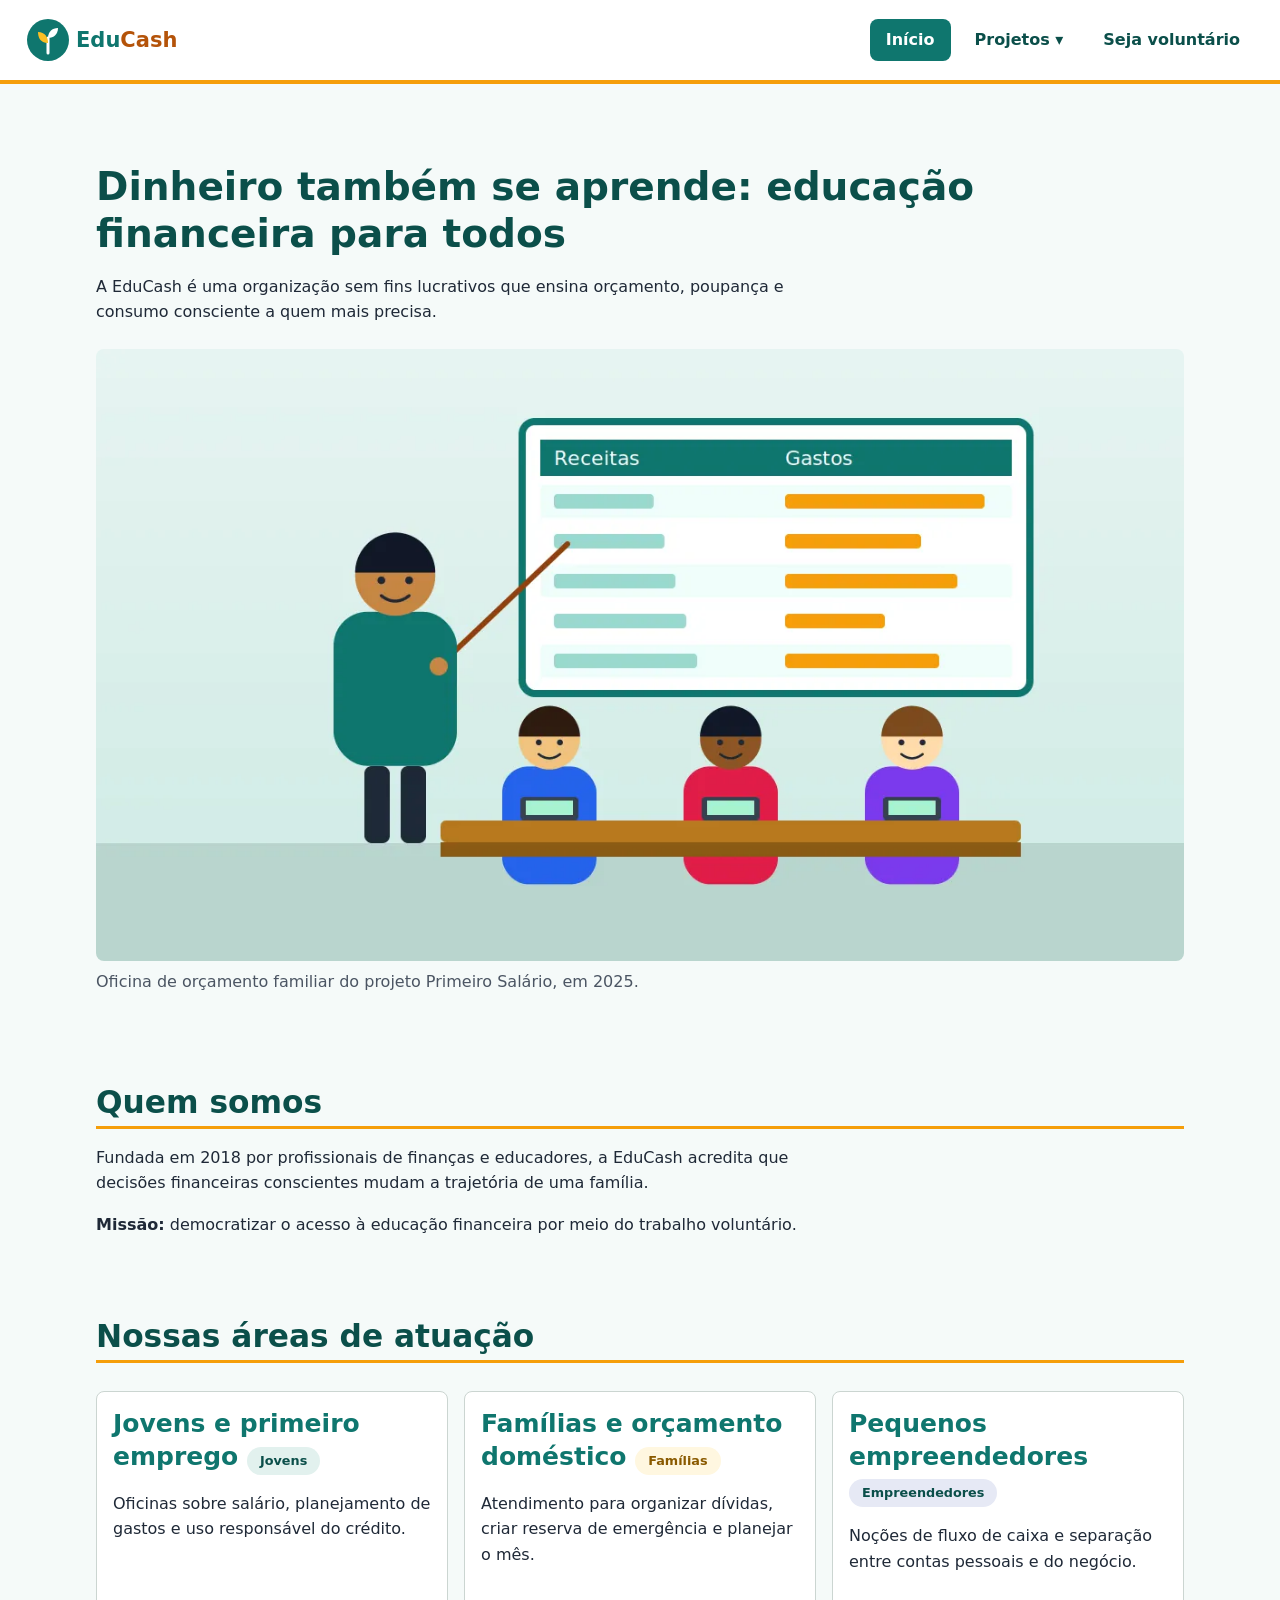
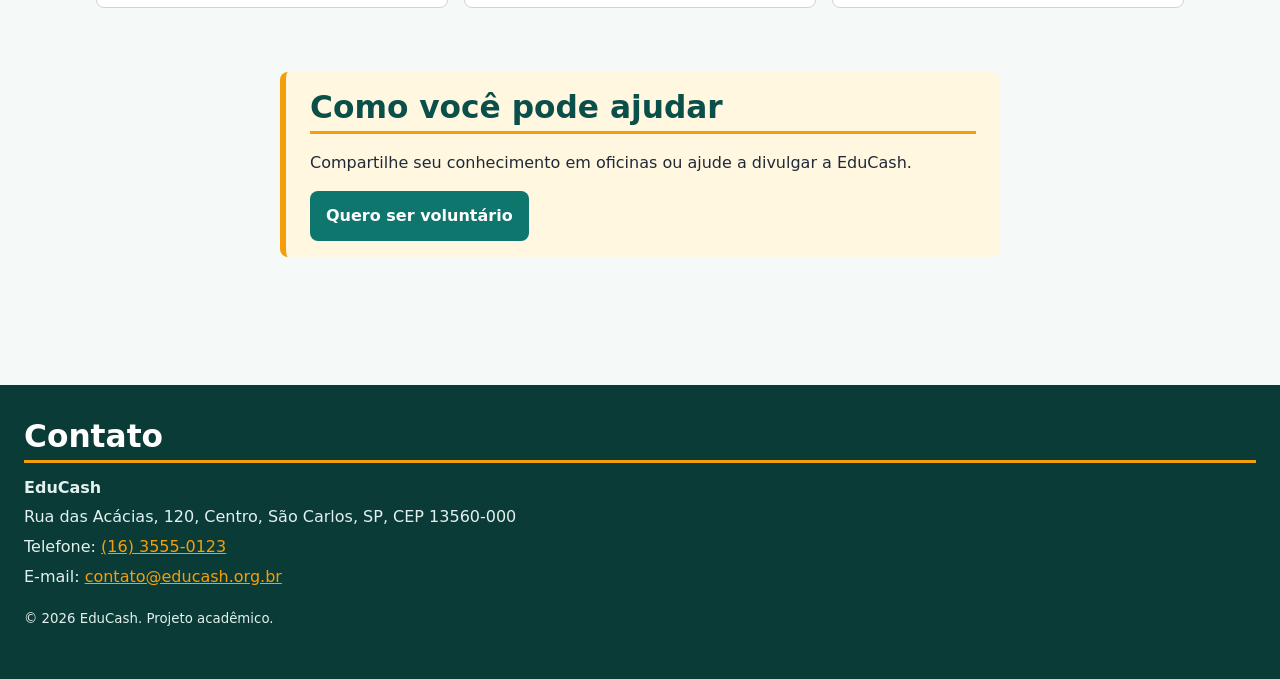
<file: index.html>
<!DOCTYPE html>
<html lang="pt-BR">
<head>
  <meta charset="UTF-8">
  <meta name="viewport" content="width=device-width, initial-scale=1.0">
  <title>EduCash | ONG de educação financeira</title>
  <meta name="description" content="A EduCash ensina educação financeira a jovens e famílias de baixa renda. Conheça a ONG e seja voluntário.">
  <link rel="stylesheet" href="css/estilo.css">
</head>
<body>

  <header>
    <a href="#/">
      <picture>
        <source srcset="imagens/logo-educash.svg" type="image/svg+xml">
        <img src="imagens/logo-educash.png" alt="EduCash, página inicial" width="160" height="48">
      </picture>
    </a>
    <nav aria-label="Navegação principal">
      <input type="checkbox" id="menu-alternador" class="visualmente-oculto">
      <label for="menu-alternador" aria-controls="menu-lista" aria-expanded="false">
        <span></span><span></span><span></span>
        <span class="visualmente-oculto">Abrir menu</span>
      </label>
      <ul id="menu-lista">
        <li><a href="#/" data-rota="/">Início</a></li>
        <li>
          <a href="#/projetos" data-rota="/projetos">Projetos</a>
          <ul>
            <li><a href="#/projetos/jovens">Jovens e primeiro emprego</a></li>
            <li><a href="#/projetos/familias">Famílias e orçamento doméstico</a></li>
            <li><a href="#/projetos/empreendedores">Pequenos empreendedores</a></li>
          </ul>
        </li>
        <li><a href="#/cadastro" data-rota="/cadastro">Seja voluntário</a></li>
      </ul>
    </nav>
  </header>

  <!-- js/app.js injeta aqui o conteúdo de html/inicio.html, html/projetos.html
       ou html/cadastro.html, conforme a rota (#/, #/projetos, #/cadastro) -->
  <main id="conteudo"></main>

  <footer>
    <h2>Contato</h2>
    <address>
      <p><strong>EduCash</strong></p>
      <p>Rua das Acácias, 120, Centro, São Carlos, SP, CEP 13560-000</p>
      <p>Telefone: <a href="tel:+551635550123">(16) 3555-0123</a></p>
      <p>E-mail: <a href="mailto:contato@educash.org.br">contato@educash.org.br</a></p>
    </address>
    <p><small>&copy; 2026 EduCash. Projeto acadêmico.</small></p>
  </footer>

  <script src="js/mascaras.js" defer></script>
  <script type="module" src="js/templates.js"></script>
  <script type="module" src="js/feedback.js"></script>
  <script type="module" src="js/app.js"></script>
</body>
</html>
</file>
<file: css/estilo.css>
/* css/estilo.css
   Estilos da EduCash usando apenas seletores de elemento e de atributo,
   já que o HTML foi escrito sem class nem id.

   Estrutura do arquivo:
   1. Design System (variáveis em :root)
   2. Base
   3. Componentes
   4. Grid de 12 colunas e breakpoints (@media)
*/

/* ==========================================================
   1. DESIGN SYSTEM
   ========================================================== */
:root {
  /* Cores – primárias */
  --cor-primaria: #0f766e;
  --cor-primaria-escura: #0b4f4a;
  --cor-primaria-clara: #e2f1ee;

  /* Cores – secundárias */
  --cor-destaque: #f59e0b;
  --cor-destaque-clara: #fff7e0;

  /* Cores – neutras */
  --cor-texto: #1f2937;
  --cor-texto-suave: #4b5563;
  --cor-fundo: #f5faf9;
  --cor-superficie: #ffffff;
  --cor-borda: #cbd5d1;
  --cor-controle: #64748b;
  --cor-rodape: #0b3b37;

  /* Cores – estado */
  --cor-erro: #b91c1c;
  --cor-erro-fundo: #fef2f2;
  --cor-foco: #1d4ed8;

  /* Tipografia – escala modular de razão 1,25 sobre base de 1rem */
  --fonte-base: system-ui, -apple-system, "Segoe UI", Roboto, Arial, sans-serif;
  --texto-1: 1rem;      /* 16px – corpo, legendas, campos, botões */
  --texto-2: 1.25rem;   /* 20px – h4 */
  --texto-3: 1.563rem;  /* 25px – h3 */
  --texto-4: 1.953rem;  /* 31px – h2 */
  --texto-5: 2.441rem;  /* 39px – h1 (limite do clamp) */

  /* Espaçamento – múltiplos de 4px */
  --espaco-1: 0.25rem;  /*  4px */
  --espaco-2: 0.5rem;   /*  8px */
  --espaco-3: 0.75rem;  /* 12px */
  --espaco-4: 1rem;     /* 16px */
  --espaco-6: 1.5rem;   /* 24px */
  --espaco-8: 2rem;     /* 32px */
  --espaco-12: 3rem;    /* 48px */

  /* Outros */
  --raio: 0.5rem;
  --calha: var(--espaco-4);  /* espaço entre colunas do grid */
  --largura-submenu: 14rem;
}

/* ==========================================================
   2. BASE
   ========================================================== */
*, *::before, *::after { box-sizing: border-box; }

/* Garante que [hidden] sempre esconda o elemento, mesmo quando outra regra
   (como a dos alertas/toast) também define "display" para o mesmo seletor. */
[hidden] { display: none !important; }

body {
  margin: 0;
  font-family: var(--fonte-base);
  font-size: var(--texto-1);
  line-height: 1.6;
  color: var(--cor-texto);
  background: var(--cor-fundo);
}

/* Imagens fluidas */
picture, img { display: block; max-width: 100%; height: auto; }
img { border-radius: var(--raio); }
header img { border-radius: 0; }

/* Links e foco visível */
a { color: var(--cor-primaria-escura); }
a:hover { text-decoration-thickness: 2px; }
a:focus-visible, button:focus-visible, input:focus-visible,
select:focus-visible, textarea:focus-visible {
  outline: 3px solid var(--cor-foco);
  outline-offset: 2px;
}

/* Títulos */
h1 { margin: 0 0 var(--espaco-4); font-size: clamp(1.75rem, 4vw, var(--texto-5)); line-height: 1.2; color: var(--cor-primaria-escura); }
h2 { margin: 0 0 var(--espaco-3); padding-bottom: var(--espaco-1); font-size: var(--texto-4); line-height: 1.25; color: var(--cor-primaria-escura); border-bottom: 3px solid var(--cor-destaque); }
h3 { margin: var(--espaco-6) 0 var(--espaco-2); font-size: var(--texto-3); line-height: 1.3; color: var(--cor-primaria); }
h4 { margin: var(--espaco-4) 0 var(--espaco-1); font-size: var(--texto-2); line-height: 1.35; }

/* Limita a largura das linhas de texto para leitura confortável */
main p { max-width: 75ch; }

figure { margin: var(--espaco-6) 0; }
figcaption { margin-top: var(--espaco-2); font-size: var(--texto-1); color: var(--cor-texto-suave); }

/* ==========================================================
   3. COMPONENTES
   ========================================================== */

/* Cabeçalho e navegação */
header {
  display: flex;
  flex-wrap: wrap;
  align-items: center;
  justify-content: space-between;
  gap: var(--espaco-4);
  padding: var(--espaco-4) var(--espaco-6);
  background: var(--cor-superficie);
  border-bottom: 4px solid var(--cor-destaque);
}
header > a { display: block; }

/* Utilitário: esconde visualmente mas mantém acessível a leitores de tela */
.visualmente-oculto {
  position: absolute;
  width: 1px; height: 1px;
  margin: -1px; padding: 0; border: 0;
  overflow: hidden;
  clip-path: inset(50%);
  white-space: nowrap;
}

/* Botão hambúrguer: um <label> estilizado como ícone, ligado ao checkbox oculto */
nav { position: relative; }
nav input[type="checkbox"] { position: absolute; opacity: 0; pointer-events: none; }
nav label[for] {
  display: flex;
  flex-direction: column;
  justify-content: center;
  gap: 5px;
  width: 2.5rem; height: 2.5rem;
  padding: var(--espaco-2);
  cursor: pointer;
  border-radius: var(--raio);
}
nav label[for]:hover { background: var(--cor-primaria-clara); }
nav label[for]::before, nav label[for]::after, nav label[for] span {
  content: "";
  display: block;
  height: 2px;
  background: var(--cor-primaria-escura);
  border-radius: 2px;
}

/* Lista principal: escondida em telas estreitas até o checkbox ser marcado */
nav ul {
  display: none;
  flex-direction: column;
  gap: var(--espaco-1);
  margin: 0;
  padding: var(--espaco-2) 0;
  list-style: none;
}
nav input[type="checkbox"]:checked ~ ul { display: flex; }

nav a {
  display: block;
  padding: var(--espaco-2) var(--espaco-4);
  border-radius: var(--raio);
  font-weight: 600;
  text-decoration: none;
}
nav a:hover { background: var(--cor-primaria-clara); }
nav a[aria-current="page"] { background: var(--cor-primaria); color: var(--cor-superficie); }

/* Submenu (dropdown): fica dentro do <li> que tem um segundo <ul>, sempre escondido por padrão */
nav li:has(> ul) > a::after { content: " ▾"; }
nav li > ul {
  display: none;
  list-style: none;
  margin: 0;
  padding-left: var(--espaco-4);
}
/* No celular, o submenu já aberto acompanha o menu principal (sem segundo toque) */
nav input[type="checkbox"]:checked ~ ul li > ul { display: block; }

/* A partir de 768px: menu horizontal sempre visível, botão hambúrguer escondido */
@media (min-width: 48rem) {
  nav label[for] { display: none; }
  nav ul {
    display: flex;
    flex-direction: row;
    flex-wrap: wrap;
    gap: var(--espaco-2);
    padding: 0;
  }
  nav li { position: relative; }
  /* Dropdown por hover/foco em vez do checkbox */
  nav li > ul {
    position: absolute;
    top: 100%; left: 0;
    z-index: 1;
    flex-direction: column;
    width: var(--largura-submenu);
    padding: var(--espaco-2) 0;
    background: var(--cor-superficie);
    border: 1px solid var(--cor-borda);
    border-radius: var(--raio);
    box-shadow: 0 4px 10px rgb(0 0 0 / 10%);
  }
  nav li:hover > ul, nav li:focus-within > ul { display: block; }
}

/* Cartões (áreas de atuação e projetos) */
article {
  padding: var(--espaco-4);
  background: var(--cor-superficie);
  border: 1px solid var(--cor-borda);
  border-radius: var(--raio);
}
article h3 { margin-top: 0; }

/* Chamada para ação */
aside {
  padding: var(--espaco-4) var(--espaco-6);
  background: var(--cor-destaque-clara);
  border-left: 6px solid var(--cor-destaque);
  border-radius: var(--raio);
}
aside > a {
  display: inline-block;
  padding: var(--espaco-3) var(--espaco-4);
  background: var(--cor-primaria);
  color: var(--cor-superficie);
  font-weight: 700;
  text-decoration: none;
  border-radius: var(--raio);
}
aside > a:hover { background: var(--cor-primaria-escura); }

/* Listas */
dt { margin-top: var(--espaco-4); font-weight: 700; }
dd { margin: 0 0 0 var(--espaco-4); }
ol, ul { padding-left: var(--espaco-6); }

/* Tabela */
table { width: 100%; border-collapse: collapse; background: var(--cor-superficie); }
caption { padding: var(--espaco-2) 0; text-align: left; font-weight: 600; }
th, td { padding: var(--espaco-3); text-align: left; border: 1px solid var(--cor-borda); }
thead th { background: var(--cor-primaria); color: var(--cor-superficie); }
tbody th { background: var(--cor-primaria-clara); }

/* Formulário */
form {
  padding: var(--espaco-6);
  background: var(--cor-superficie);
  border: 1px solid var(--cor-borda);
  border-radius: var(--raio);
}
fieldset { margin: 0 0 var(--espaco-6); padding: var(--espaco-4); border: 1px solid var(--cor-borda); border-radius: var(--raio); }
fieldset fieldset { margin: var(--espaco-4) 0; background: var(--cor-fundo); }
legend { padding: 0 var(--espaco-2); font-weight: 700; color: var(--cor-primaria-escura); }

form p { margin: 0 0 var(--espaco-4); }
form label { display: block; font-weight: 600; }

input:not([type="radio"]):not([type="checkbox"]), select, textarea {
  display: block;
  width: 100%;
  margin-top: var(--espaco-2);
  padding: var(--espaco-3);
  font: inherit;
  font-weight: 400;
  color: var(--cor-texto);
  background: var(--cor-superficie);
  border: 2px solid var(--cor-controle);
  border-radius: var(--raio);
  transition: border-color 0.15s ease, box-shadow 0.15s ease;
}
textarea { resize: vertical; }

label:has(> input[type="radio"]), label:has(> input[type="checkbox"]) {
  display: flex;
  align-items: center;
  gap: var(--espaco-3);
  font-weight: 400;
}
input[type="radio"], input[type="checkbox"] { width: 1.2rem; height: 1.2rem; accent-color: var(--cor-primaria); }

/* Feedback de validação: só aparece depois que a pessoa interage com o campo */
input:user-invalid, select:user-invalid, textarea:user-invalid {
  border-color: var(--cor-erro);
  background: var(--cor-erro-fundo);
  box-shadow: 0 0 0 3px rgb(185 28 28 / 15%);
}
input:user-valid:not([type="radio"]):not([type="checkbox"]), select:user-valid {
  border-color: var(--cor-primaria);
  box-shadow: 0 0 0 3px rgb(15 118 110 / 12%);
}

input:disabled, select:disabled, textarea:disabled {
  cursor: not-allowed;
  opacity: 0.6;
  background: var(--cor-fundo);
}

/* Mensagens de erro injetadas por js/feedback.js junto a cada campo inválido */
[data-erro-campo] {
  display: block;
  margin-top: var(--espaco-1);
  font-size: 0.85rem;
  font-weight: 600;
  color: var(--cor-erro);
}

button {
  padding: var(--espaco-3) var(--espaco-6);
  font: inherit;
  font-weight: 700;
  border: 2px solid var(--cor-primaria);
  border-radius: var(--raio);
  cursor: pointer;
  transition: background-color 0.15s ease, box-shadow 0.15s ease, transform 0.1s ease;
}
button[type="submit"] { color: var(--cor-superficie); background: var(--cor-primaria); }
button[type="submit"]:hover { background: var(--cor-primaria-escura); }
button[type="submit"]:active { background: var(--cor-primaria-escura); box-shadow: inset 0 2px 4px rgb(0 0 0 / 25%); transform: translateY(1px); }
button[type="reset"] { color: var(--cor-primaria-escura); background: var(--cor-superficie); }
button[type="reset"]:hover { background: var(--cor-primaria-clara); }
button[type="reset"]:active { background: var(--cor-primaria-clara); box-shadow: inset 0 2px 4px rgb(0 0 0 / 12%); transform: translateY(1px); }
button:disabled {
  cursor: not-allowed;
  opacity: 0.55;
  box-shadow: none;
  transform: none;
  border-color: var(--cor-borda);
  background: var(--cor-fundo);
  color: var(--cor-texto-suave);
}

/* Rodapé */
footer { margin-top: var(--espaco-12); padding: var(--espaco-8) var(--espaco-6); color: var(--cor-primaria-clara); background: var(--cor-rodape); }
footer h2 { color: var(--cor-superficie); border-bottom-color: var(--cor-destaque); }
footer a { color: var(--cor-destaque); }
address { font-style: normal; }
address p { margin: var(--espaco-1) 0; }

/* ==========================================================
   3.1 COMPONENTES DE FEEDBACK (badges, alertas, modal, toast)
   Usam apenas seletores de elemento/atributo, sem class nem id,
   para manter coerência com o restante do HTML e ficarem prontos
   para o back-end apenas inserir os elementos e atributos.
   ========================================================== */

/* Badges: pequenas etiquetas de categorização semântica.
   Uso: <span data-etiqueta="jovens">Jovens</span> */
[data-etiqueta] {
  display: inline-block;
  padding: var(--espaco-1) var(--espaco-3);
  font-size: 0.8rem;
  font-weight: 700;
  line-height: 1.4;
  border-radius: 999px;
  background: var(--cor-primaria-clara);
  color: var(--cor-primaria-escura);
  border: 1px solid transparent;
}
[data-etiqueta="familias"] { background: var(--cor-destaque-clara); color: #8a5a00; }
[data-etiqueta="empreendedores"] { background: #e6e9f5; color: var(--cor-primaria-escura); }
[data-etiqueta="sucesso"] { background: var(--cor-primaria-clara); color: var(--cor-primaria-escura); }
[data-etiqueta="erro"] { background: var(--cor-erro-fundo); color: var(--cor-erro); }
[data-etiqueta="andamento"] { background: var(--cor-primaria); color: var(--cor-superficie); }
[data-etiqueta="planejamento"] { background: var(--cor-destaque); color: var(--cor-primaria-escura); }

/* Alertas: mensagens de status embutidas no fluxo da página.
   Uso: <div role="alert" data-alerta="sucesso">…</div> */
[role="alert"], [role="status"] {
  display: flex;
  align-items: flex-start;
  gap: var(--espaco-3);
  padding: var(--espaco-4);
  margin-block: var(--espaco-4);
  border: 1px solid transparent;
  border-left-width: 6px;
  border-radius: var(--raio);
  font-weight: 600;
}
[data-alerta="sucesso"] { background: var(--cor-primaria-clara); border-color: var(--cor-primaria); color: var(--cor-primaria-escura); }
[data-alerta="erro"] { background: var(--cor-erro-fundo); border-color: var(--cor-erro); color: var(--cor-erro); }
[data-alerta="info"] { background: #eaf1fb; border-color: var(--cor-foco); color: #1e3a8a; }
[data-alerta]::before { content: ""; flex-shrink: 0; width: 1.25rem; height: 1.25rem; margin-top: 0.1rem; border-radius: 50%; background: currentColor; }

/* Modal: elemento nativo <dialog>, sem necessidade de JS para o estilo */
dialog {
  max-width: 32rem;
  width: min(90vw, 32rem);
  padding: var(--espaco-6);
  border: none;
  border-radius: var(--raio);
  box-shadow: 0 12px 32px rgb(0 0 0 / 20%);
  background: var(--cor-superficie);
  color: var(--cor-texto);
}
dialog::backdrop { background: rgb(15 23 20 / 55%); }
dialog h2 { margin-top: 0; }
dialog menu, dialog > form { display: flex; justify-content: flex-end; gap: var(--espaco-3); margin: var(--espaco-4) 0 0; padding: 0; }

/* Toast: notificação não obstrutiva, fixada em um canto da tela.
   Uso: <div role="status" data-toast="sucesso">…</div> */
[data-toast] {
  position: fixed;
  right: var(--espaco-4);
  bottom: var(--espaco-4);
  z-index: 10;
  max-width: 22rem;
  box-shadow: 0 8px 20px rgb(0 0 0 / 18%);
}

/* ==========================================================
   4. GRID DE 12 COLUNAS E BREAKPOINTS
   Abordagem mobile-first: por padrão tudo ocupa as 12 colunas
   (1 coluna visual); os @media ampliam o layout aos poucos.
   ========================================================== */

/* Contêiner principal em 12 colunas */
main {
  display: grid;
  grid-template-columns: repeat(12, minmax(0, 1fr));
  column-gap: var(--calha);
  max-width: 60rem;
  margin: 0 auto;
  padding: var(--espaco-8) var(--espaco-6);
}
main > * { grid-column: 1 / -1; min-width: 0; }
main > section, main > aside { margin-block: var(--espaco-8); }

/* Seções com cartões: também em 12 colunas */
section:has(> article) {
  display: grid;
  grid-template-columns: repeat(12, minmax(0, 1fr));
  gap: var(--calha);
}
section:has(> article) > :not(article) { grid-column: 1 / -1; }
article { grid-column: span 12; }   /* celular: 1 cartão por linha */

/* Cenário 1 – até 640px: cabeçalho empilhado e margens compactas */
@media (max-width: 40rem) {
  header { flex-direction: column; align-items: flex-start; }
  main { padding: var(--espaco-6) var(--espaco-4); }
  form { padding: var(--espaco-4); }
}

/* Cenário 2 – a partir de 480px (celulares grandes): 2 cartões por linha */
@media (min-width: 30rem) {
  article { grid-column: span 6; }
}

/* Cenário 3 – a partir de 768px (tablets): margens internas maiores */
@media (min-width: 48rem) {
  main { padding: var(--espaco-12) var(--espaco-8); }
}

/* Cenário 4 – a partir de 1024px (notebooks): 3 cartões; chamada centralizada */
@media (min-width: 64rem) {
  main { max-width: 72rem; }
  article { grid-column: span 4; }
  main > aside { grid-column: 3 / span 8; }
}

/* Cenário 5 – a partir de 1440px (desktops): 4 cartões */
@media (min-width: 90rem) {
  main { max-width: 90rem; }
  article { grid-column: span 3; }
  main > aside { grid-column: 4 / span 6; }
}

/* Cenário 6 – a partir de 1920px (monitores panorâmicos): fonte-base ampliada */
@media (min-width: 120rem) {
  html { font-size: 112.5%; }
  main { max-width: 100rem; }
}
</file>
